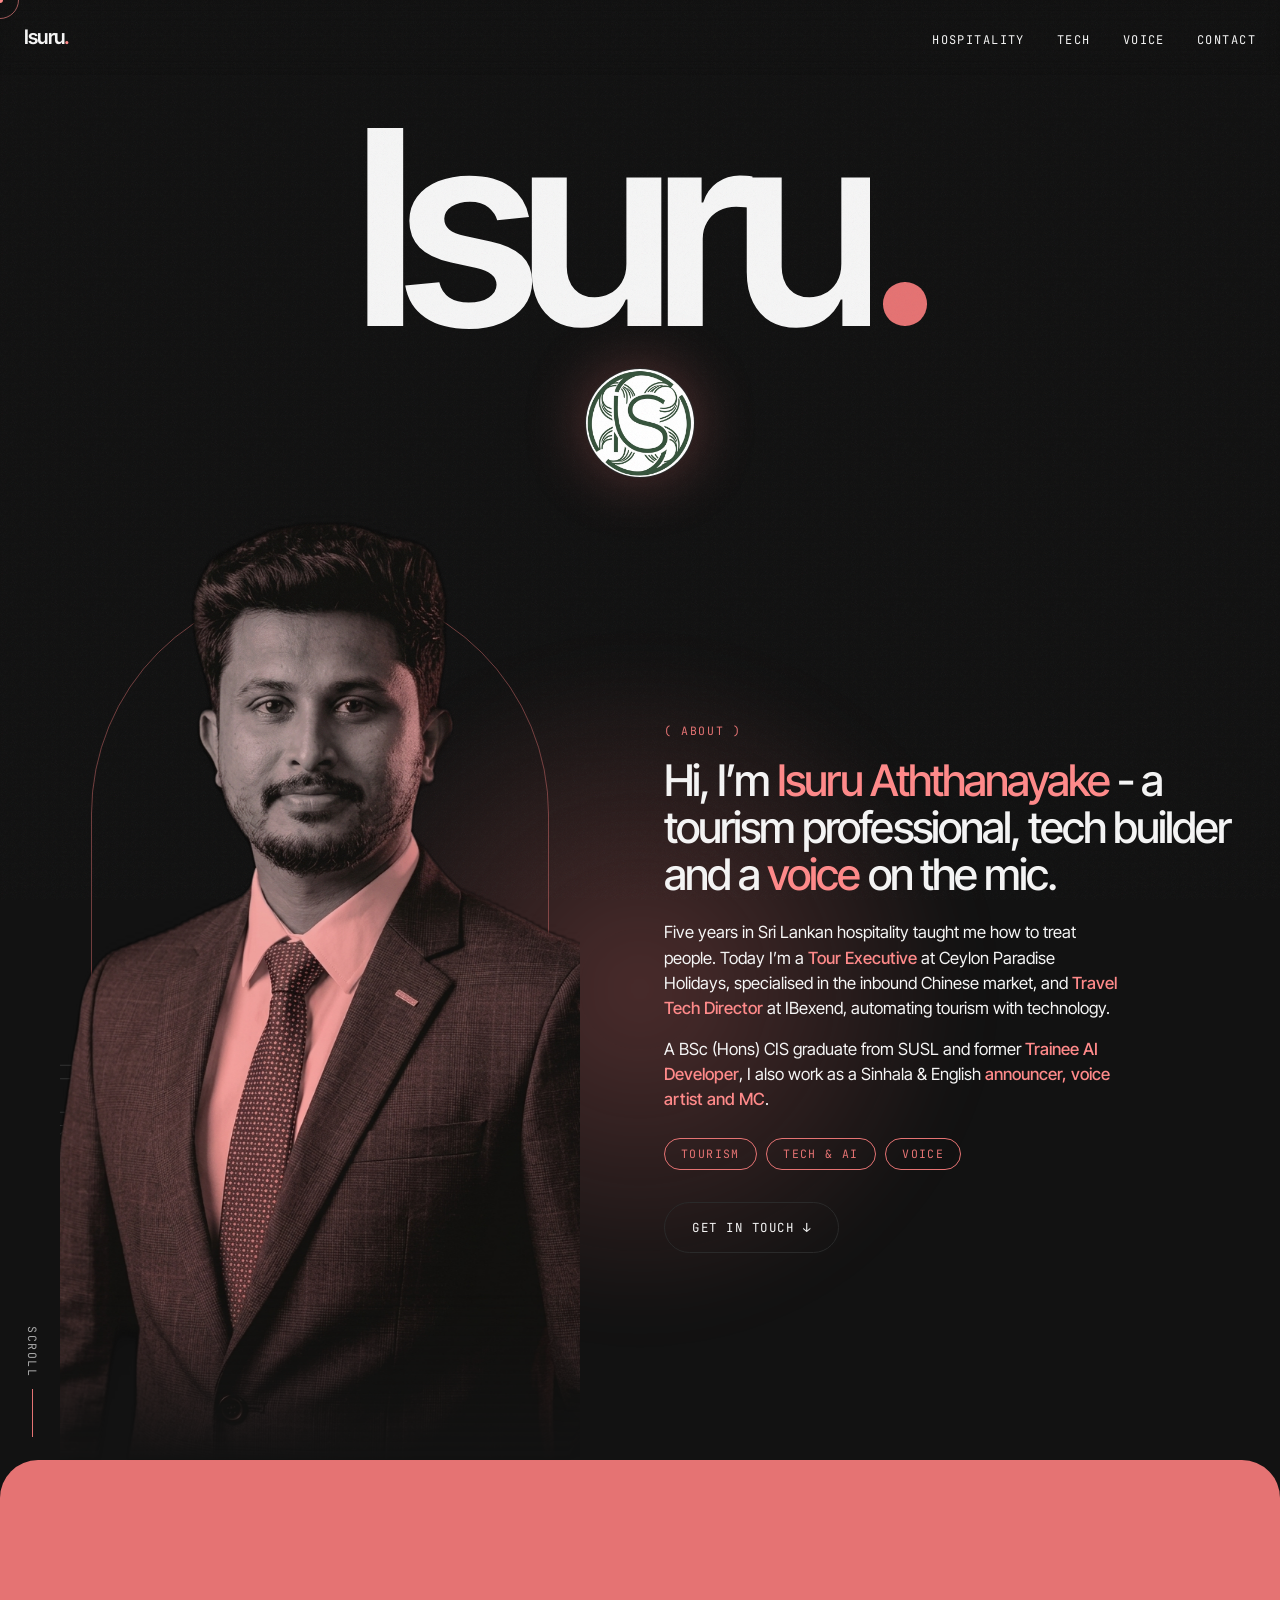
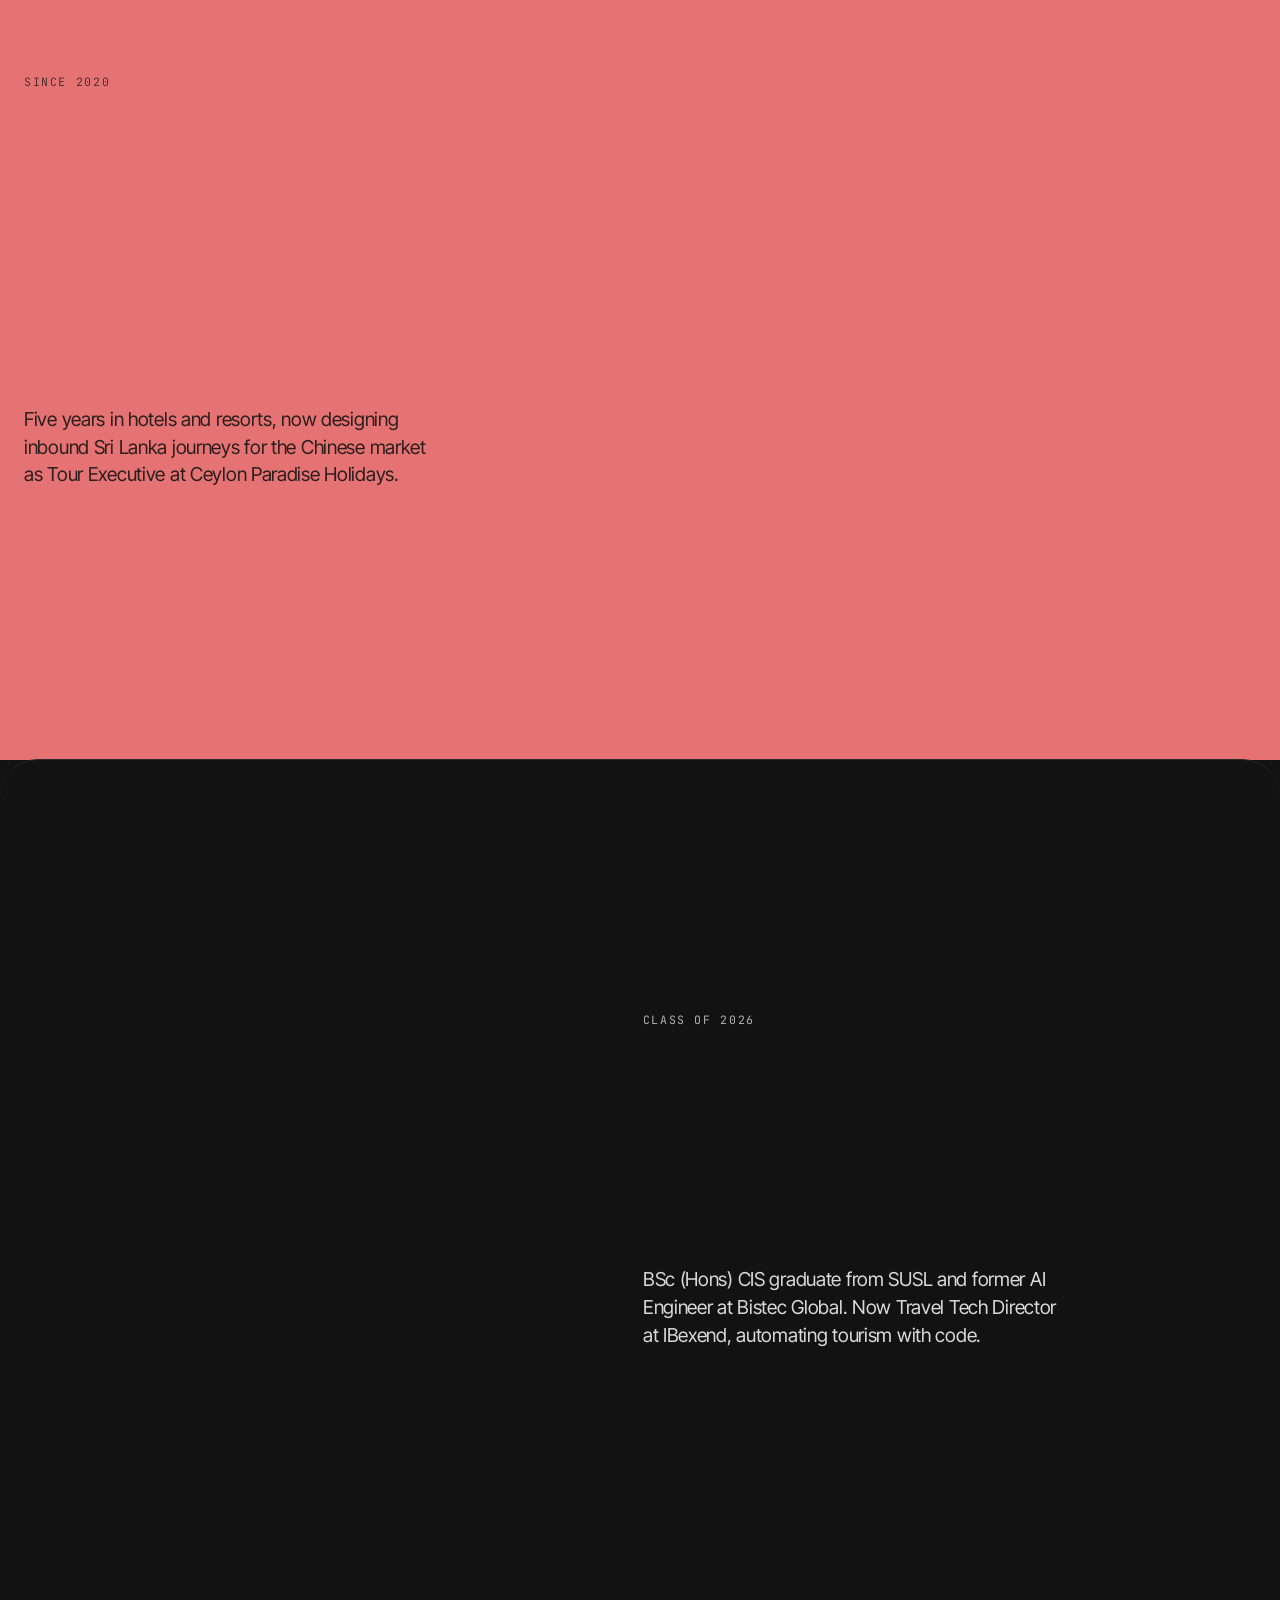
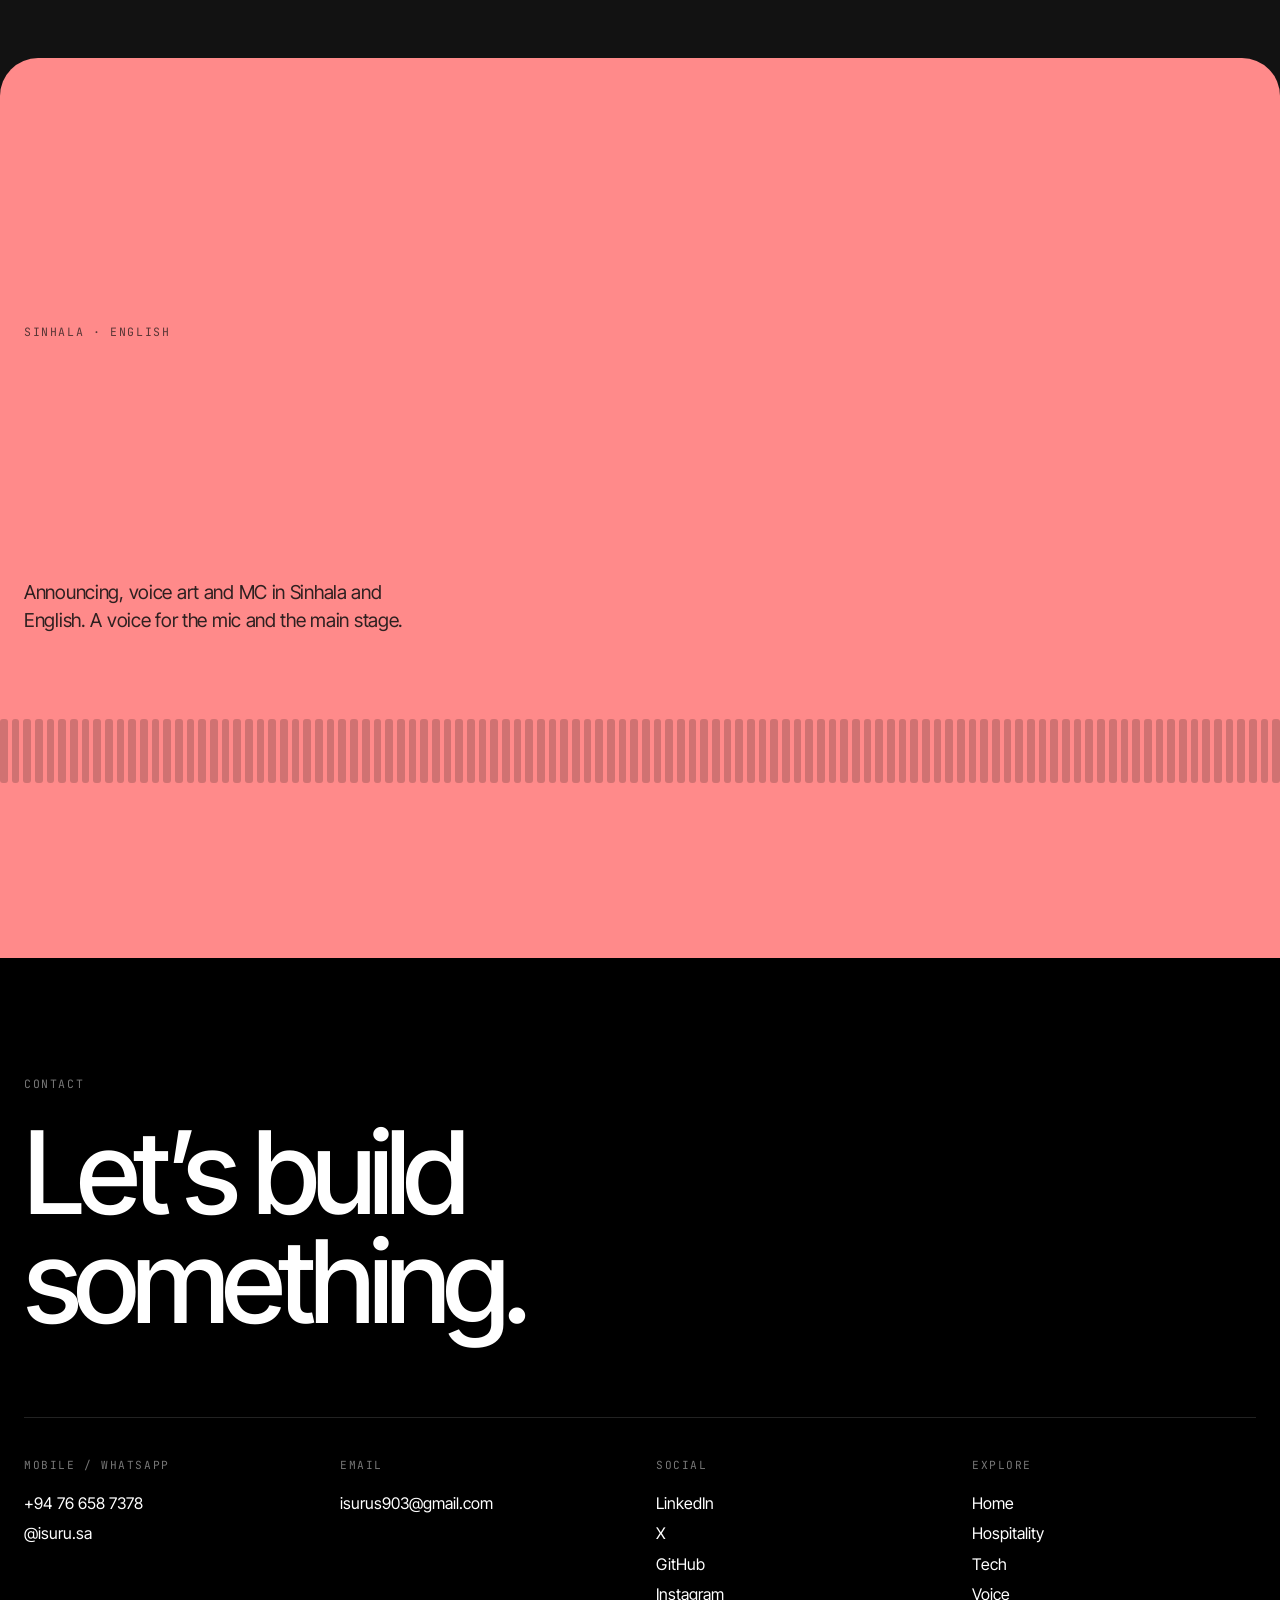
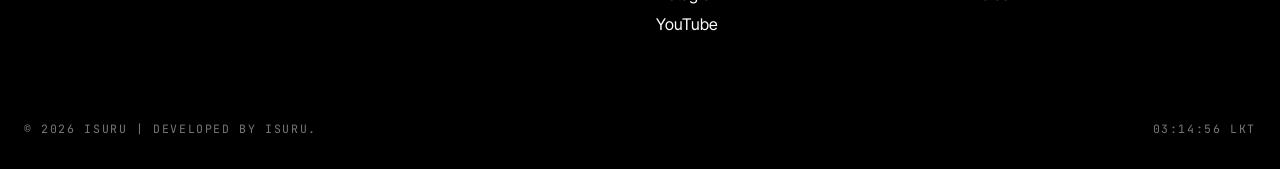
<file: index.html>
<!doctype html>
<html lang="en">
<head>
  <meta charset="utf-8">
  <meta name="viewport" content="width=device-width,initial-scale=1">
  <title>Isuru | Tourism, Tech & Voice</title>
  <meta name="description" content="Personal portfolio of Isuru: tourism and hospitality expert, tech enthusiast and voice artist from Sri Lanka.">
  <meta name="theme-color" content="#121212">
  <link rel="icon" href="img/logo-icon.png">
  
  <!-- Fonts & Styles -->
  <link rel="preconnect" href="https://fonts.googleapis.com">
  <link rel="preconnect" href="https://fonts.gstatic.com" crossorigin>
  <link href="https://fonts.googleapis.com/css2?family=Inter+Tight:wght@400;500;600&family=JetBrains+Mono:wght@400;500&display=swap" rel="stylesheet">
  <link rel="stylesheet" href="css/style.css">

<!-- Open Graph / Social Media Snippets -->
  <meta property="og:type" content="website">
  <meta property="og:url" content="https://helloisuru.vercel.app/">
  <meta property="og:title" content="Isuru | Tourism, Tech & Voice">
  <meta property="og:description" content="Personal portfolio of Isuru: tourism and hospitality expert, travel tech director, and voice artist from Sri Lanka.">
  <meta property="og:image" content="https://helloisuru.vercel.app/img/logo-icon.png">

  <!-- Twitter Card Snippets -->
  <meta name="twitter:card" content="summary_large_image">
  <meta name="twitter:title" content="Isuru | Tourism, Tech & Voice">
  <meta name="twitter:description" content="Personal portfolio of Isuru: tourism and hospitality expert, travel tech director, and voice artist from Sri Lanka.">
  <meta name="twitter:image" content="https://helloisuru.vercel.app/img/logo-icon.png">

  <!-- JSON-LD Structured Data for Google Sitelinks & Rich Search -->
  <script type="application/ld+json">
  {
    "@context": "https://schema.org",
    "@graph": [
      {
        "@type": "WebSite",
        "@id": "https://helloisuru.vercel.app/#website",
        "url": "https://helloisuru.vercel.app/",
        "name": "Isuru Portfolio",
        "description": "Tourism, Tech & Voice Portfolio of Isuru",
        "publisher": {
          "@type": "Person",
          "name": "Isuru Sampath Aththanayake",
          "jobTitle": "Travel Tech Director & Tourism Professional",
          "url": "https://helloisuru.vercel.app/",
          "sameAs": [
            "https://www.linkedin.com/in/isuru-aththanayake-7a70ab220/",
            "https://github.com/isuru963",
            "https://x.com/isuru_99",
            "https://instagram.com/isuru.s.a"
          ]
        },
        "hasPart": [
          {
            "@type": "WebPage",
            "name": "Hospitality & Tourism",
            "url": "https://helloisuru.vercel.app/hospitality.html"
          },
          {
            "@type": "WebPage",
            "name": "Travel Tech",
            "url": "https://helloisuru.vercel.app/tech.html"
          },
          {
            "@type": "WebPage",
            "name": "Voice Artist",
            "url": "https://helloisuru.vercel.app/voice.html"
          }
        ]
      },
      {
        "@type": "SiteNavigationElement",
        "name": "Hospitality",
        "url": "https://helloisuru.vercel.app/hospitality.html"
      },
      {
        "@type": "SiteNavigationElement",
        "name": "Tech",
        "url": "https://helloisuru.vercel.app/tech.html"
      },
      {
        "@type": "SiteNavigationElement",
        "name": "Voice",
        "url": "https://helloisuru.vercel.app/voice.html"
      }
    ]
  }
  </script>
</head>
<body>
<div id="bar"></div>
<div class="cur"></div>
<div class="ring"><small></small></div>
<div id="curtain"><div><b>Isuru<span style="color:var(--red)">.</span></b><i></i></div></div>

<nav class="top">
  <div class="wrap">
    <a href="index.html" class="brand-n">Isuru<em>.</em></a>
    <ul>
      <li><a class="l" href="hospitality.html">Hospitality</a></li>
      <li><a class="l" href="tech.html">Tech</a></li>
      <li><a class="l" href="voice.html">Voice</a></li>
      <li><a class="l" href="#contact">Contact</a></li>
    </ul>
  </div>
</nav>

<main>
  <section class="hero">
    <h1 data-split class="auto">Isuru<span class="dotc"></span></h1>
    <img class="icon rv" style="--d:.5s" src="img/logo-icon.png" alt="Isuru logo icon">
    
    <div class="hero-row">
      <div class="portrait rv" style="--d:.8s">
        <img src="img/head-cutout.png" alt="Portrait of Isuru">
      </div>
      <div class="bio">
        <span class="mono rv" style="color:var(--red)">( About )</span>
        <h2 class="rv" style="--d:.1s">Hi, I’m <em>Isuru Aththanayake</em> - a tourism professional, tech builder and a <em>voice</em> on the mic.</h2>
        <p class="rv" style="--d:.2s">Five years in Sri Lankan hospitality taught me how to treat people. Today I’m a <b>Tour Executive</b> at Ceylon Paradise Holidays, specialised in the inbound Chinese market, and <b>Travel Tech Director</b> at IBexend, automating tourism with technology.</p>
        <p class="rv" style="--d:.3s">A BSc (Hons) CIS graduate from SUSL and former <b>Trainee AI Developer</b>, I also work as a Sinhala &amp; English <b>announcer, voice artist and MC</b>.</p>
        <div class="chips rv" style="--d:.4s">
          <span>Tourism</span>
          <span>Tech &amp; AI</span>
          <span>Voice</span>
        </div>
        <a class="btn rv" style="--d:.5s" href="#contact" data-cur="">Get in touch ↓</a>
      </div>
    </div>
    <span class="scroll mono">Scroll</span>
  </section>

  <section class="stack">
    <a class="band red l0" href="hospitality.html" data-cur="OPEN" data-dk="1" aria-label="Hospitality & Tourism Services">
      <canvas class="live" data-live="plane" data-ink="#F5F5F5" data-cloud="rgba(255,255,255,.22)"></canvas>
      <div class="bin">
        <div class="txt">
          <span class="mono rv">Since 2020</span>
          <h2 data-split>Tourism &amp;<br>Hospitality<br>Expert</h2>
          <p class="rv" style="--d:.15s">Five years in hotels and resorts, now designing inbound Sri Lanka journeys for the Chinese market as Tour Executive at Ceylon Paradise Holidays.</p>
          <span class="go rv" style="--d:.25s">
            <span class="arrow"><svg viewBox="0 0 16 16" fill="none" stroke="currentColor" stroke-width="1.5"><path d="M2 8h12M9 3l5 5-5 5"/></svg></span>Explore
          </span>
        </div>
        <div class="fig rv" style="--d:.1s">
          <img src="img/isa1.jpg" alt="Isuru Hospitality Experience" style="object-position:50% 20%" loading="lazy">
        </div>
      </div>
    </a>

    <a class="band blk l" href="tech.html" data-cur="OPEN" aria-label="Travel Tech & Software Services">
      <canvas class="live" data-live="binary" data-ink="#E57373"></canvas>
      <div class="bin">
        <div class="txt">
          <span class="mono rv">Class of 2026</span>
          <h2 data-split>Tech<br>Enthusiast</h2>
          <p class="rv" style="--d:.15s">BSc (Hons) CIS graduate from SUSL and former AI Engineer at Bistec Global. Now Travel Tech Director at IBexend, automating tourism with code.</p>
          <span class="go rv" style="--d:.25s">
            <span class="arrow"><svg viewBox="0 0 16 16" fill="none" stroke="currentColor" stroke-width="1.5"><path d="M2 8h12M9 3l5 5-5 5"/></svg></span>Explore
          </span>
        </div>
        <div class="fig rv" style="--d:.1s">
          <img src="img/graduate.jpg" alt="Isuru Graduation Photo" style="object-position:50% 25%" loading="lazy">
        </div>
      </div>
    </a>

    <a class="band cor" href="voice.html" data-cur="OPEN" data-dk="1" aria-label="Voice Artist and Announcer Portfolio">
      <div class="wave" data-react></div>
      <div class="bin">
        <div class="txt">
          <span class="mono rv">Sinhala · English</span>
          <h2 data-split>Voice<br>Artist</h2>
          <p class="rv" style="--d:.15s">Announcing, voice art and MC in Sinhala and English. A voice for the mic and the main stage.</p>
          <span class="go rv" style="--d:.25s">
            <span class="arrow"><svg viewBox="0 0 16 16" fill="none" stroke="currentColor" stroke-width="1.5"><path d="M2 8h12M9 3l5 5-5 5"/></svg></span>Explore
          </span>
        </div>
        <div class="fig rv" style="--d:.1s">
          <img src="img/announce.jpg" alt="Isuru Voice Art & MC" style="object-position:50% 30%" loading="lazy">
        </div>
      </div>
    </a>
  </section>
</main>

<footer id="contact">
  <div class="wrap">
    <span class="mono" style="color:#777">Contact</span>
    <a class="big" href="mailto:isurus903@gmail.com" data-cur="MAIL">Let’s build<br>something.</a>
    
    <div class="fg">
      <div>
        <h4>Mobile / WhatsApp</h4>
        <a href="https://wa.me/94766587378" target="_blank" rel="noopener">+94 76 658 7378</a>
        <a href="https://wa.me/94766587378" target="_blank" rel="noopener">@isuru.sa</a>
      </div>
      <div>
        <h4>Email</h4>
        <a href="mailto:isurus903@gmail.com">isurus903@gmail.com</a>
      </div>
      <div>
        <h4>Social</h4>
        <a href="https://www.linkedin.com/in/isuru-aththanayake-7a70ab220/" target="_blank" rel="noopener">LinkedIn</a>
        <a href="https://x.com/isuru_99" target="_blank" rel="noopener">X</a>
        <a href="https://github.com/isuru963" target="_blank" rel="noopener">GitHub</a>
        <a href="https://instagram.com/isuru.s.a" target="_blank" rel="noopener">Instagram</a>
        <a href="https://youtube.com/@isuru_speaks" target="_blank" rel="noopener">YouTube</a>
      </div>
      <div>
        <h4>Explore</h4>
        <a href="index.html">Home</a>
        <a href="hospitality.html">Hospitality</a>
        <a href="tech.html">Tech</a>
        <a href="voice.html">Voice</a>
      </div>
    </div>
    
    <div class="legal mono">
      <span>© 2026 Isuru | Developed by ISURU.</span>
      <span id="clock">Sri Lanka</span>
    </div>
  </div>
</footer>

<script src="js/main.js"></script>
</body>
</html>
</file>
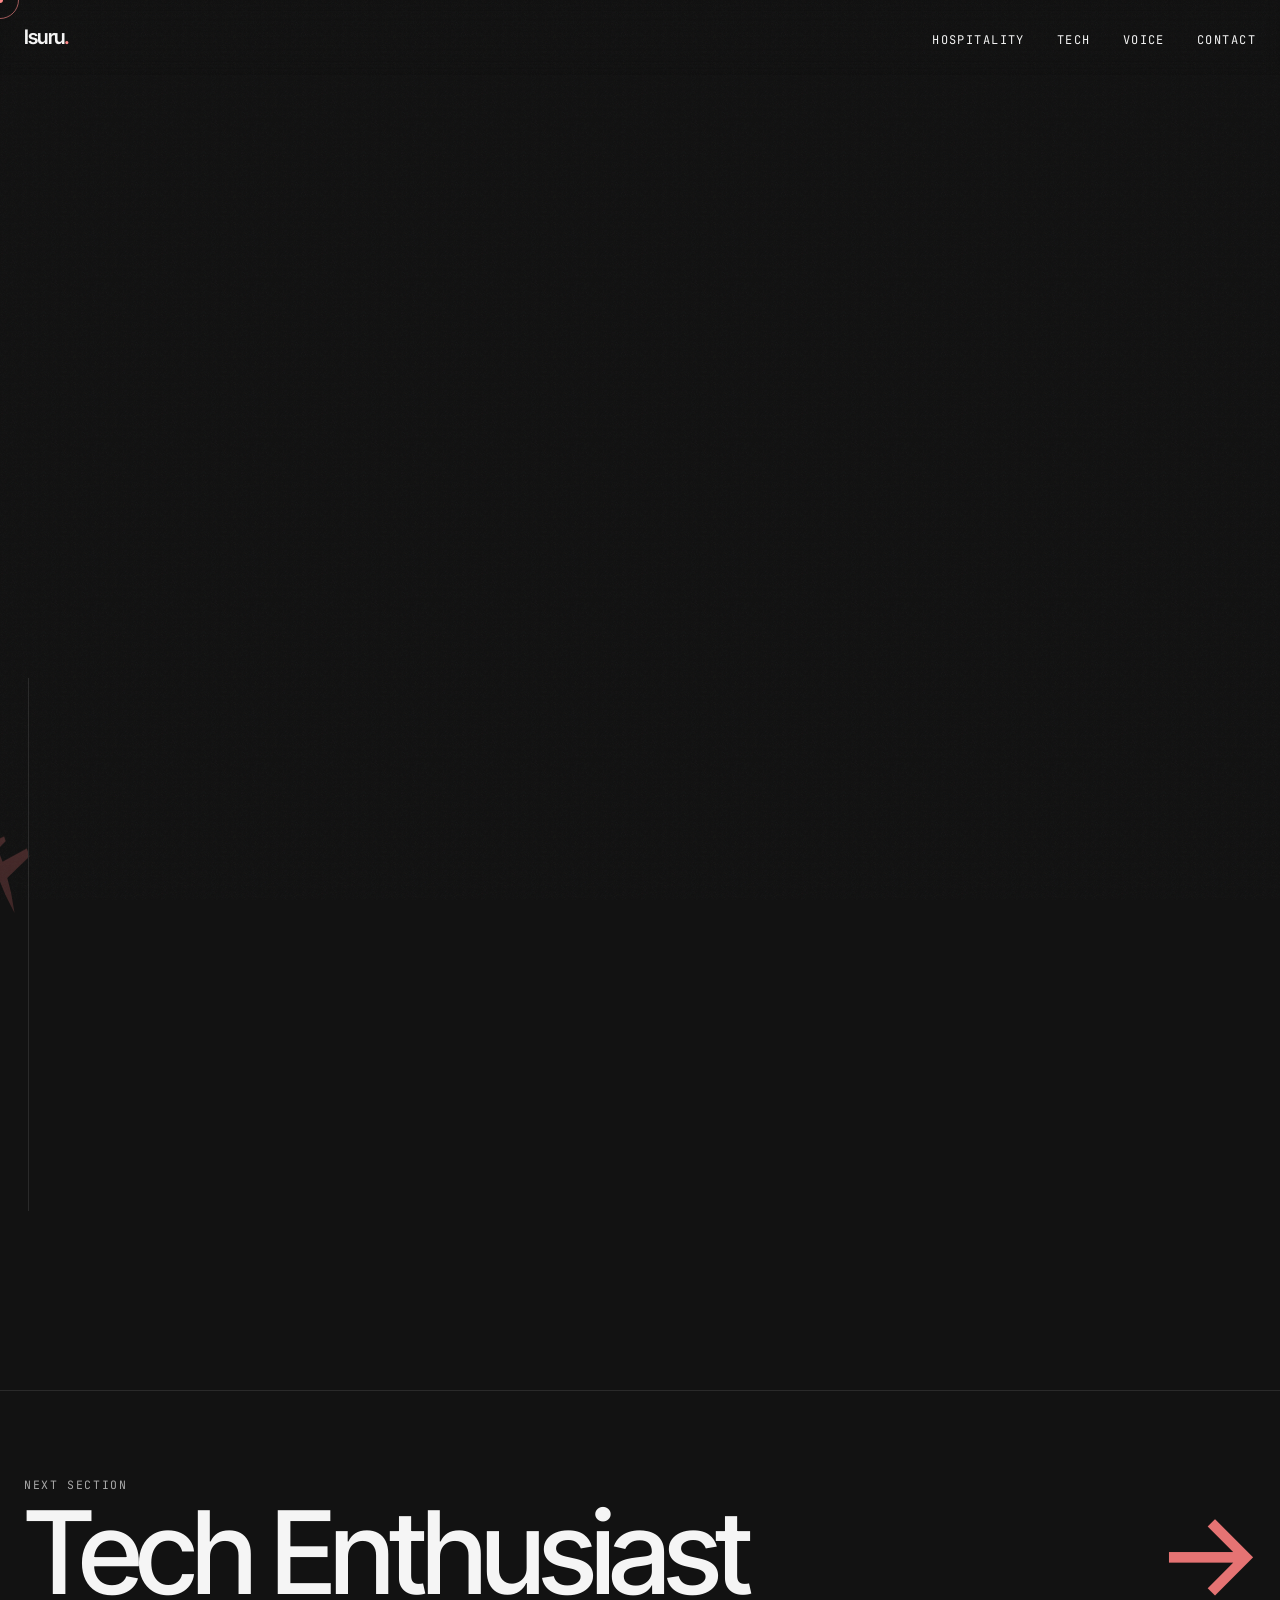
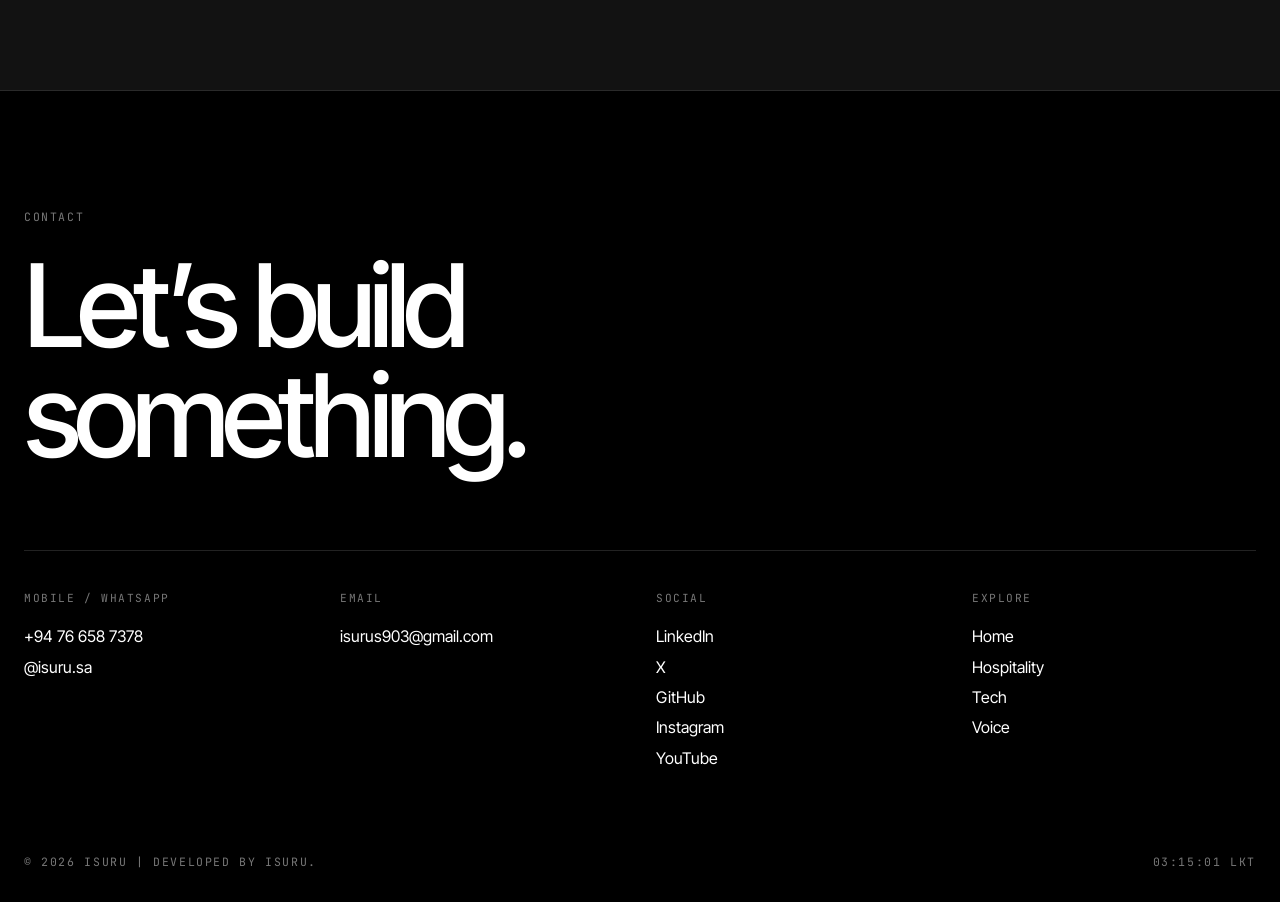
<file: hospitality.html>
<!doctype html><html lang="en"><head><meta charset="utf-8"><meta name="viewport" content="width=device-width,initial-scale=1">
<title>Isuru | Tourism & Hospitality</title><meta name="description" content="Expert in the <b>hotel and hospitality field</b> from 2020 to 2025."><meta name="theme-color" content="#121212">
<link rel="icon" href="img/logo-icon.png"><link rel="preconnect" href="https://fonts.googleapis.com"><link rel="preconnect" href="https://fonts.gstatic.com" crossorigin>
<link href="https://fonts.googleapis.com/css2?family=Inter+Tight:wght@400;500;600&family=JetBrains+Mono:wght@400;500&display=swap" rel="stylesheet">
<link rel="stylesheet" href="css/style.css"></head><body>
<div id="bar"></div><div class="cur"></div><div class="ring"><small></small></div>
<div id="curtain"><div><b>Isuru<span style="color:var(--red)">.</span></b><i></i></div></div>
<nav class="top"><div class="wrap"><a href="index.html" class="brand-n">Isuru<em>.</em></a><ul>
<li><a class="l" href="hospitality.html">Hospitality</a></li><li><a class="l" href="tech.html">Tech</a></li><li><a class="l" href="voice.html">Voice</a></li><li><a class="l" href="#contact">Contact</a></li></ul></div></nav>
<main>
<section class="subwrap"><canvas class="live sublive" data-live="plane" data-ink="#E57373"></canvas><div class="wrap sub flip"><div class="cover rv hospitality"><img src="img/isa1.jpg" alt="Tourism & Hospitality" style="object-position:50% 20%"></div>
<div><span class="mono rv">Tourism & Hospitality</span><h1 data-split class="auto">Tourism &amp; Hospitality <em>Expert</em></h1><p class="lead rv" style="--d:.3s">Expert in the <b>hotel and hospitality field</b> from 2020 to 2025.</p><div class="stats rv"><div><strong><span data-count="5">0</span></strong><span class="mono">Years in hotels</span></div><div><strong><span data-count="3">0</span></strong><span class="mono">Properties</span></div><div><strong><span data-count="2026">0</span></strong><span class="mono">Still working</span></div></div>
<ul class="tl"><li class="rv"><span class="mono">2020 — 2025</span><h3>Hotel &amp; Hospitality</h3><p>Hands-on hospitality experience across resorts and lodges.</p>
<div class="brands"><span class="b" data-cur=""><span class="lg"><i>SR</i><img src="img/logos/sennya.png" alt="Sennya Resorts logo" onerror="this.remove()"></span>Sennya Resorts</span><span class="b" data-cur=""><span class="lg"><i>BV</i><img src="img/logos/brookeview.png" alt="Brooke View Belihuloya logo" onerror="this.remove()"></span>Brooke View Belihuloya</span><span class="b" data-cur=""><span class="lg"><i>GL</i><img src="img/logos/galarawa.png" alt="Galarawa Lodge logo" onerror="this.remove()"></span>Galarawa Lodge</span></div></li>
<li class="rv"><span class="mono">2026 — Present</span><h3>Tour Executive</h3><p>Ceylon Paradise Holidays (PVT) Ltd. Specialized in the <b style="color:var(--tx);font-weight:500">Sri Lanka inbound Chinese market</b>.</p>
<div class="brands"><span class="b" data-cur=""><span class="lg"><i>CP</i><img src="img/logos/ceylon-paradise.png" alt="Ceylon Paradise Holidays logo" onerror="this.remove()"></span>Ceylon Paradise Holidays</span></div></li></ul>
<a class="btn rv" href="index.html" data-cur="">← Back home</a></div></div></section>
<a class="next" href="tech.html" data-cur="NEXT"><div class="wrap"><span class="mono">Next section</span><div class="h2"><b style="font-weight:500">Tech Enthusiast</b><span>→</span></div></div></a></main><footer id="contact"><div class="wrap">
<span class="mono" style="color:#777">Contact</span>
<a class="big" href="mailto:isurus903@gmail.com" data-cur="MAIL">Let’s build<br>something.</a>
<div class="fg">
<div><h4>Mobile / WhatsApp</h4><a href="https://wa.me/94766587378" target="_blank" rel="noopener">+94 76 658 7378</a><a href="https://wa.me/94766587378" target="_blank" rel="noopener">@isuru.sa</a></div>
<div><h4>Email</h4><a href="mailto:isurus903@gmail.com">isurus903@gmail.com</a></div>
<div><h4>Social</h4><a href="https://www.linkedin.com/in/isuru-aththanayake-7a70ab220/" target="_blank" rel="noopener">LinkedIn</a><a href="https://x.com/isuru_99" target="_blank" rel="noopener">X</a><a href="https://github.com/isuru963" target="_blank" rel="noopener">GitHub</a><a href="https://instagram.com/isuru.s.a" target="_blank" rel="noopener">Instagram <a href="https://youtube.com/@isuru_speaks" target="_blank" rel="noopener">YouTube</a> </a></div>
<div><h4>Explore</h4><a href="index.html">Home</a><a href="hospitality.html">Hospitality</a><a href="tech.html">Tech</a><a href="voice.html">Voice</a></div></div>
<div class="legal mono"><span>© 2026 Isuru | Developed by ISURU.</span><span id="clock">Sri Lanka</span></div></div></footer>
<script src="js/main.js"></script></body></html>
</file>
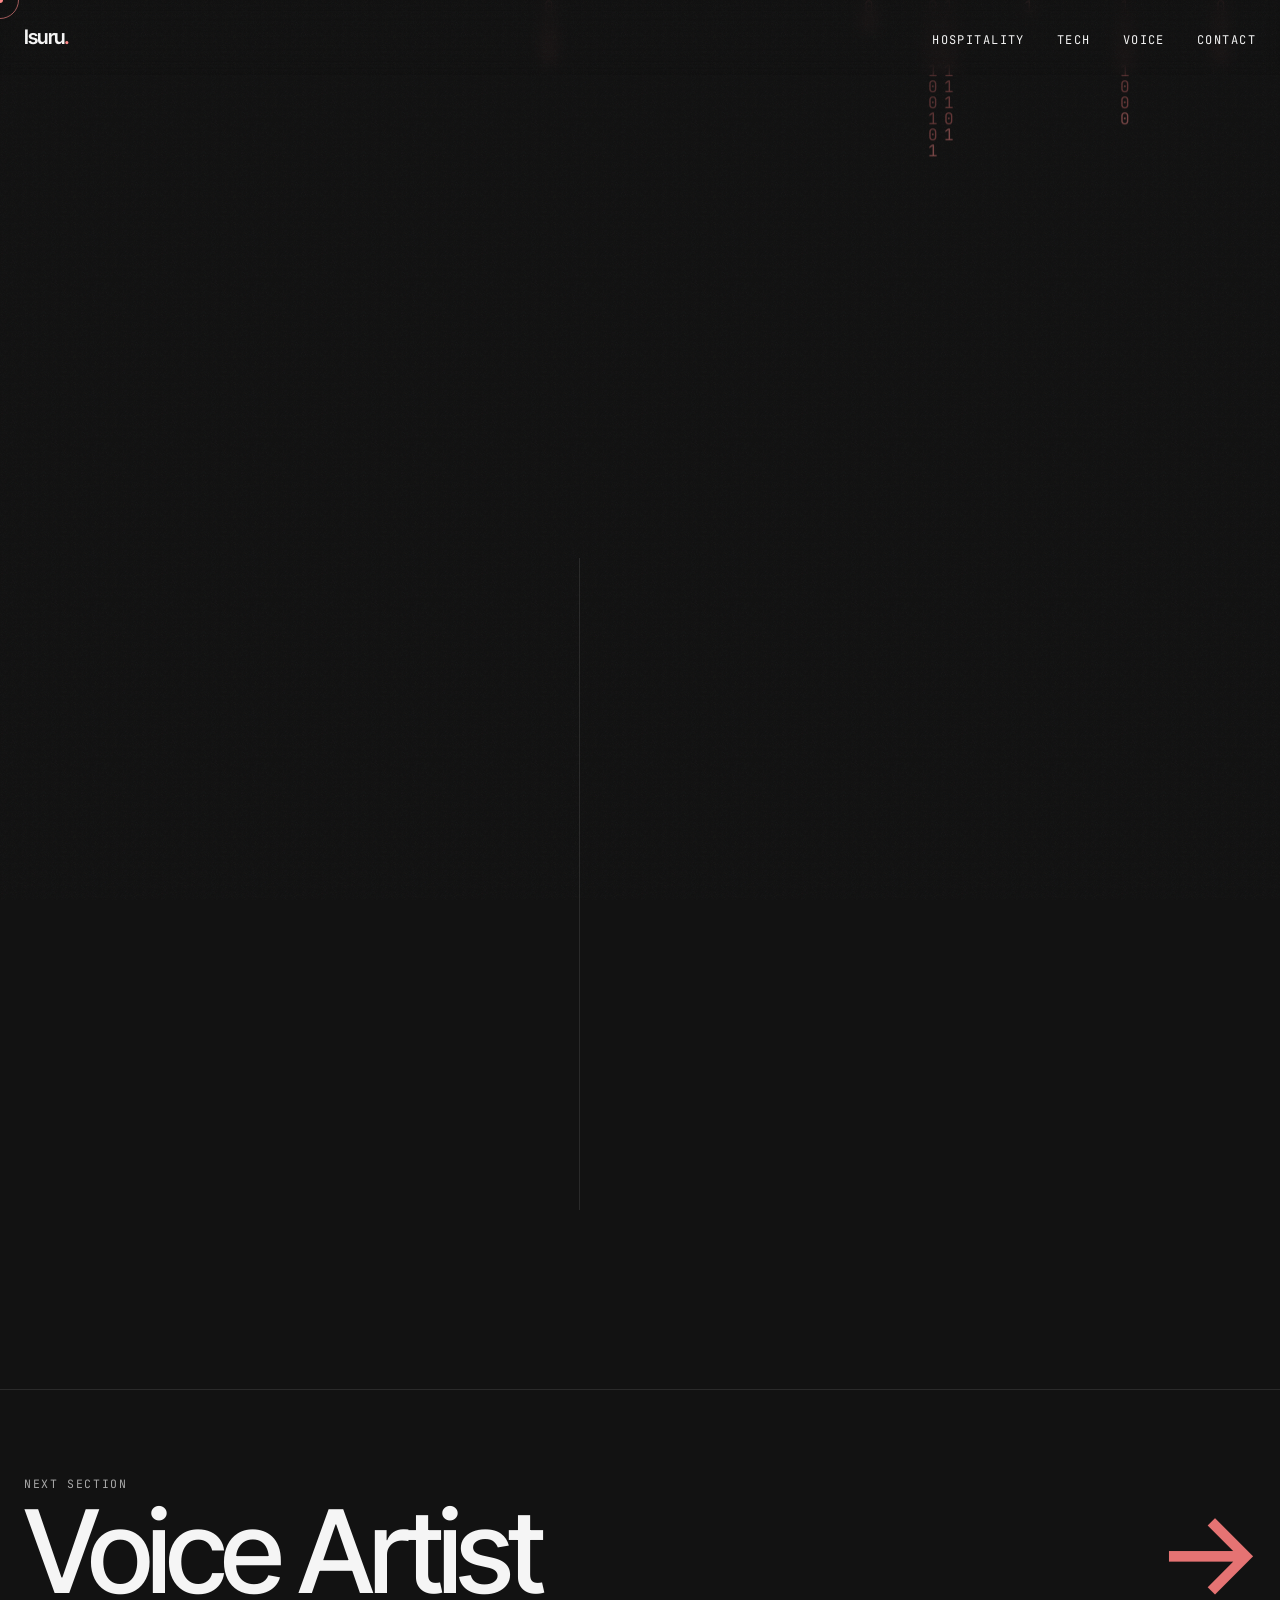
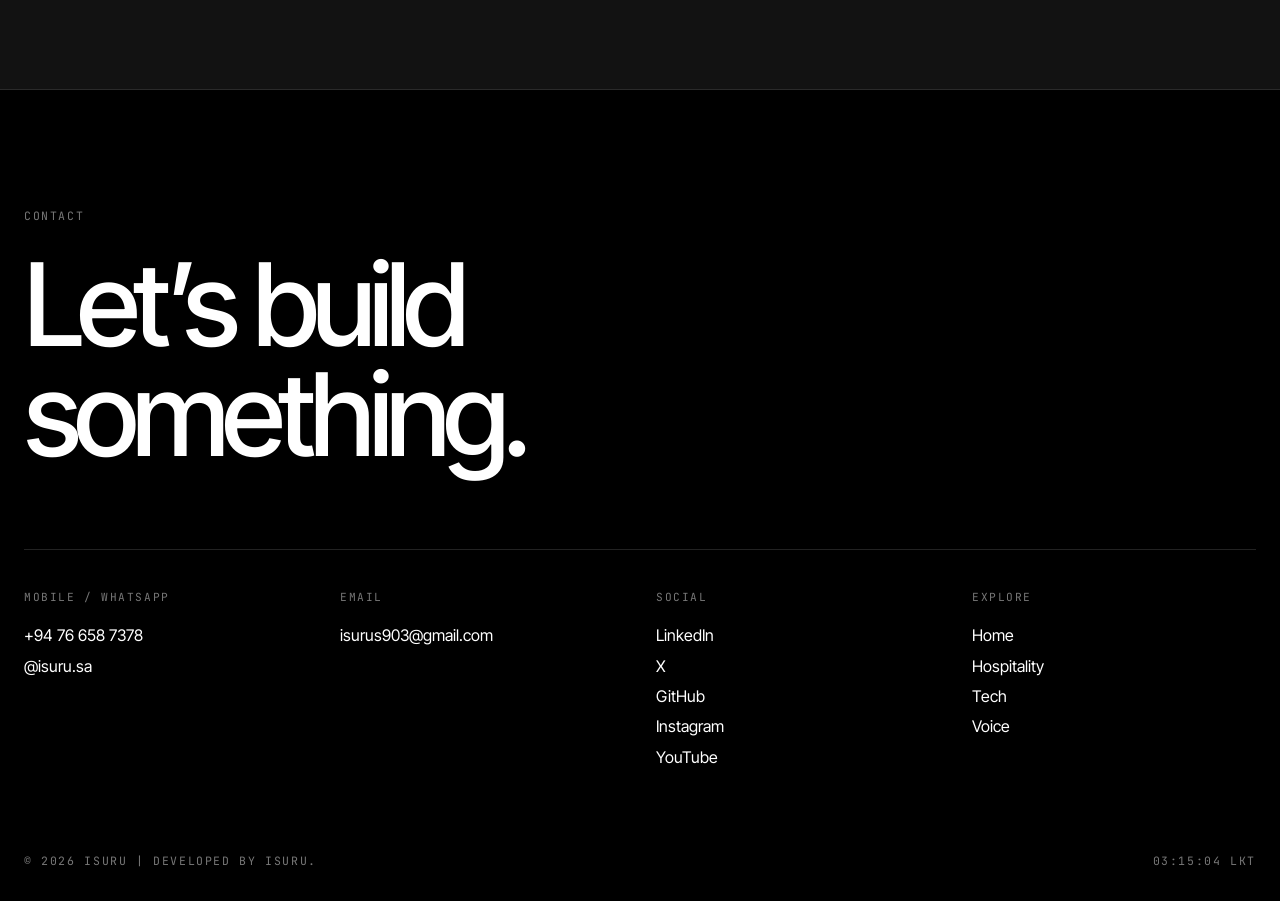
<file: tech.html>
<!doctype html><html lang="en"><head><meta charset="utf-8"><meta name="viewport" content="width=device-width,initial-scale=1">
<title>Isuru | Tech Enthusiast</title><meta name="description" content="Graduated <b>BSc. Hons in CIS</b> at SUSL, 2026."><meta name="theme-color" content="#121212">
<link rel="icon" href="img/logo-icon.png"><link rel="preconnect" href="https://fonts.googleapis.com"><link rel="preconnect" href="https://fonts.gstatic.com" crossorigin>
<link href="https://fonts.googleapis.com/css2?family=Inter+Tight:wght@400;500;600&family=JetBrains+Mono:wght@400;500&display=swap" rel="stylesheet">
<link rel="stylesheet" href="css/style.css"></head><body>
<div id="bar"></div><div class="cur"></div><div class="ring"><small></small></div>
<div id="curtain"><div><b>Isuru<span style="color:var(--red)">.</span></b><i></i></div></div>
<nav class="top"><div class="wrap"><a href="index.html" class="brand-n">Isuru<em>.</em></a><ul>
<li><a class="l" href="hospitality.html">Hospitality</a></li><li><a class="l" href="tech.html">Tech</a></li><li><a class="l" href="voice.html">Voice</a></li><li><a class="l" href="#contact">Contact</a></li></ul></div></nav>
<main>
<section class="subwrap"><canvas class="live sublive" data-live="binary" data-ink="#E57373"></canvas><div class="wrap sub"><div class="cover rv tech"><img src="img/graduate.jpg" alt="Tech Enthusiast" style="object-position:50% 25%"></div>
<div><span class="mono rv">Tech Enthusiast</span><h1 data-split class="auto">Tech <em>Enthusiast</em></h1><p class="lead rv" style="--d:.3s">Graduated <b>BSc. Hons in CIS</b> at SUSL, 2026.</p><div class="stats rv"><div><strong><span data-count="2026">0</span></strong><span class="mono">Graduated</span></div><div><strong><span data-count="2">0</span></strong><span class="mono">Tech roles</span></div><div><strong><span data-count="1">0</span></strong><span class="mono">Mission: Tourism × AI</span></div></div>
<ul class="tl"><li class="rv"><span class="mono">Education · 2026</span><h3>BSc. Hons in CIS</h3><p>Sabaragamuwa University of Sri Lanka (SUSL).</p></li>
<li class="rv"><span class="mono">Industry experience</span><h3>Trainee AI Developr</h3><p>Bistec Global (PVT) Ltd.</p><div class="brands"><span class="b" data-cur=""><span class="lg"><i>BG</i><img src="img/logos/bistec.png" alt="Bistec Global (PVT) Ltd logo" onerror="this.remove()"></span>Bistec Global (PVT) Ltd</span></div></li>
<li class="rv"><span class="mono">Currently</span><h3>Travel Tech Director</h3><p>At IBexend — automating and introducing technology to the tourism industry.</p><div class="brands"><span class="b" data-cur=""><span class="lg"><i>IB</i><img src="img/logos/ibexend.png" alt="IBexend logo" onerror="this.remove()"></span>IBexend</span></div><div class="flight"><svg viewBox="-1.3 -1 2.4 2" aria-hidden="true"><polygon points="1.1,0 .5,-.09 .05,-.12 -.35,-.95 -.6,-.95 -.45,-.14 -.85,-.12 -1,-.42 -1.15,-.42 -1.1,-.06 -1.15,0 -1.1,.06 -1.15,.42 -1,.42 -.85,.12 -.45,.14 -.6,.95 -.35,.95 .05,.12 .5,.09"/></svg></div></li></ul>
<a class="btn rv" href="https://github.com/isuru963" target="_blank" rel="noopener" data-cur="">GitHub ↗</a> 
<a class="btn rv" href="index.html" data-cur="">← Back home</a></div></div></section>
<a class="next" href="voice.html" data-cur="NEXT"><div class="wrap"><span class="mono">Next section</span><div class="h2"><b style="font-weight:500">Voice Artist</b><span>→</span></div></div></a></main><footer id="contact"><div class="wrap">
<span class="mono" style="color:#777">Contact</span>
<a class="big" href="mailto:isurus903@gmail.com" data-cur="MAIL">Let’s build<br>something.</a>
<div class="fg">
<div><h4>Mobile / WhatsApp</h4><a href="https://wa.me/94766587378" target="_blank" rel="noopener">+94 76 658 7378</a><a href="https://wa.me/94766587378" target="_blank" rel="noopener">@isuru.sa</a></div>
<div><h4>Email</h4><a href="mailto:isurus903@gmail.com">isurus903@gmail.com</a></div>
<div><h4>Social</h4><a href="https://www.linkedin.com/in/isuru-aththanayake-7a70ab220/" target="_blank" rel="noopener">LinkedIn</a><a href="https://x.com/isuru_99" target="_blank" rel="noopener">X</a><a href="https://github.com/isuru963" target="_blank" rel="noopener">GitHub</a><a href="https://instagram.com/isuru.s.a" target="_blank" rel="noopener">Instagram <a href="https://youtube.com/@isuru_speaks" target="_blank" rel="noopener">YouTube</a></a></div>
<div><h4>Explore</h4><a href="index.html">Home</a><a href="hospitality.html">Hospitality</a><a href="tech.html">Tech</a><a href="voice.html">Voice</a></div></div>
<div class="legal mono"><span>© 2026 Isuru | Developed by ISURU.</span><span id="clock">Sri Lanka</span></div></div></footer>
<script src="js/main.js"></script></body></html>
</file>
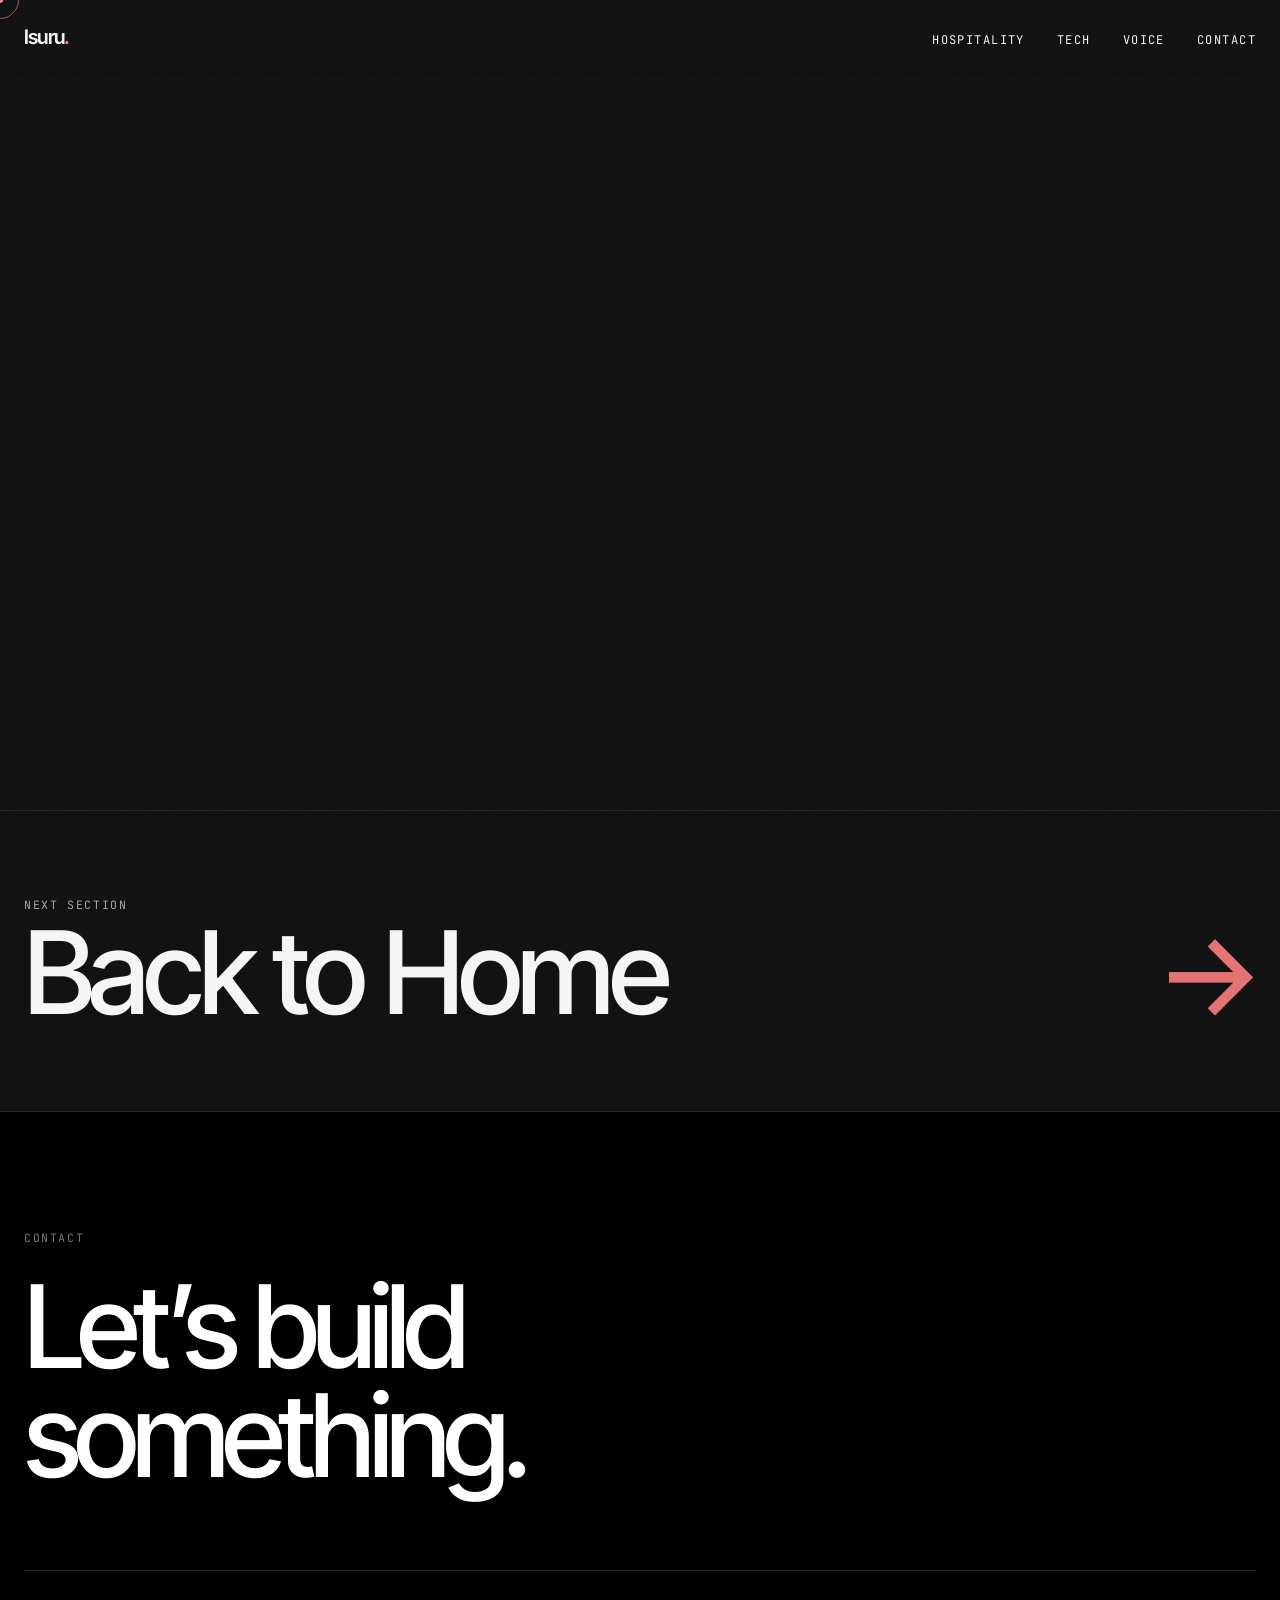
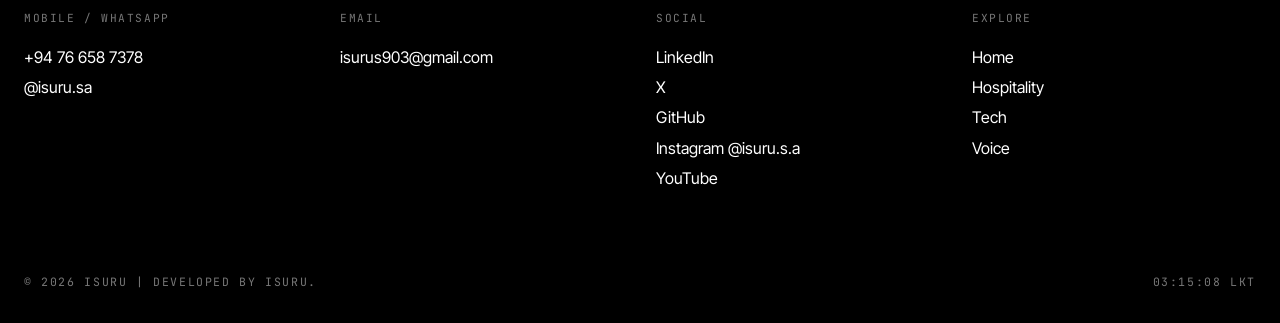
<file: voice.html>
<!doctype html><html lang="en"><head><meta charset="utf-8"><meta name="viewport" content="width=device-width,initial-scale=1">
<title>Isuru | Voice Artist</title><meta name="description" content="Sinhala &amp; English <b>announcing, voice art and MC</b>."><meta name="theme-color" content="#121212">
<link rel="icon" href="img/logo-icon.png"><link rel="preconnect" href="https://fonts.googleapis.com"><link rel="preconnect" href="https://fonts.gstatic.com" crossorigin>
<link href="https://fonts.googleapis.com/css2?family=Inter+Tight:wght@400;500;600&family=JetBrains+Mono:wght@400;500&display=swap" rel="stylesheet">
<link rel="stylesheet" href="css/style.css"></head><body>
<div id="bar"></div><div class="cur"></div><div class="ring"><small></small></div>
<div id="curtain"><div><b>Isuru<span style="color:var(--red)">.</span></b><i></i></div></div>
<nav class="top"><div class="wrap"><a href="index.html" class="brand-n">Isuru<em>.</em></a><ul>
<li><a class="l" href="hospitality.html">Hospitality</a></li><li><a class="l" href="tech.html">Tech</a></li><li><a class="l" href="voice.html">Voice</a></li><li><a class="l" href="#contact">Contact</a></li></ul></div></nav>
<main>
<section class="subwrap"><div class="wrap sub flip"><div class="cover rv voice"><img src="img/announce.jpg" alt="Voice Artist" style="object-position:50% 30%"></div>
<div><span class="mono rv">Voice Artist</span><h1 data-split class="auto">Voice <em>Artist</em></h1><p class="lead rv" style="--d:.3s">Sinhala &amp; English <b>announcing, voice art and MC</b>.</p><div class="wave rv" data-react></div><div class="grid3">
<div class="tile rv"><span class="mono">01</span><h3>Announcing</h3><p>Sinhala &amp; English announcements with clarity and presence.</p></div>
<div class="tile rv" style="--d:.1s"><span class="mono">02</span><h3>Voice Art</h3><p>Expressive voice work in two languages.</p></div>
<div class="tile rv" style="--d:.2s"><span class="mono">03</span><h3>MC</h3><p>Hosting live stages and events, bilingual.</p></div></div>
<a class="btn rv" href="index.html" data-cur="">← Back home</a></div></div></section>
<a class="next" href="index.html" data-cur="NEXT"><div class="wrap"><span class="mono">Next section</span><div class="h2"><b style="font-weight:500">Back to Home</b><span>→</span></div></div></a></main><footer id="contact"><div class="wrap">
<span class="mono" style="color:#777">Contact</span>
<a class="big" href="mailto:isurus903@gmail.com" data-cur="MAIL">Let’s build<br>something.</a>
<div class="fg">
<div><h4>Mobile / WhatsApp</h4><a href="https://wa.me/94766587378" target="_blank" rel="noopener">+94 76 658 7378</a><a href="https://wa.me/94766587378" target="_blank" rel="noopener">@isuru.sa</a></div>
<div><h4>Email</h4><a href="mailto:isurus903@gmail.com">isurus903@gmail.com</a></div>
<div><h4>Social</h4><a href="https://www.linkedin.com/in/isuru-aththanayake-7a70ab220/" target="_blank" rel="noopener">LinkedIn</a><a href="https://x.com/isuru_99" target="_blank" rel="noopener">X</a><a href="https://github.com/isuru963" target="_blank" rel="noopener">GitHub</a><a href="https://instagram.com/isuru.s.a" target="_blank" rel="noopener">Instagram @isuru.s.a <a href="https://youtube.com/@isuru_speaks" target="_blank" rel="noopener">YouTube</a></a></div>
<div><h4>Explore</h4><a href="index.html">Home</a><a href="hospitality.html">Hospitality</a><a href="tech.html">Tech</a><a href="voice.html">Voice</a></div></div>
<div class="legal mono"><span>© 2026 Isuru | Developed by ISURU.</span><span id="clock">Sri Lanka</span></div></div></footer>
<script src="js/main.js"></script></body></html>
</file>
<file: css/style.css>
:root{--bg:#121212;--bg2:#1A1A1A;--red:#E57373;--coral:#FF8A8A;--tx:#F5F5F5;--mute:#A8A8A8;--line:#2A2A2A;--ease:cubic-bezier(.7,0,.2,1);--f:'Inter Tight','Helvetica Neue',Arial,sans-serif;--m:'JetBrains Mono',ui-monospace,Menlo,monospace}
*{box-sizing:border-box;margin:0;padding:0}
html{scroll-behavior:smooth;-webkit-text-size-adjust:100%}
body{background:var(--bg);color:var(--tx);font-family:var(--f);font-weight:400;line-height:1.5;overflow-x:hidden;-webkit-font-smoothing:antialiased}
a{color:inherit;text-decoration:none}img{display:block;max-width:100%}
::selection{background:var(--red);color:#000}
.mono{font-family:var(--m);font-size:.72rem;letter-spacing:.14em;text-transform:uppercase;color:var(--mute)}
.wrap{width:min(1240px,100% - 3rem);margin-inline:auto}
body::before{content:"";position:fixed;inset:0;z-index:90;pointer-events:none;opacity:.05;background-image:url("data:image/svg+xml,%3Csvg xmlns='http://www.w3.org/2000/svg' width='160' height='160'%3E%3Cfilter id='n'%3E%3CfeTurbulence baseFrequency='.9' numOctaves='2'/%3E%3C/filter%3E%3Crect width='100%25' height='100%25' filter='url(%23n)'/%3E%3C/svg%3E")}
#bar{position:fixed;top:0;left:0;height:2px;width:100%;background:linear-gradient(90deg,var(--red),var(--coral));transform-origin:0 50%;transform:scaleX(0);z-index:100}
.cur,.ring{position:fixed;top:0;left:0;pointer-events:none;z-index:120;border-radius:50%;display:none}
@media(pointer:fine){.cur,.ring{display:block}body,a,button{cursor:none}}
.cur{width:6px;height:6px;background:var(--coral);margin:-3px 0 0 -3px}
.ring{width:38px;height:38px;margin:-19px 0 0 -19px;border:1px solid rgba(255,138,138,.6);transition:width .3s var(--ease),height .3s var(--ease),margin .3s var(--ease),background .3s}
.ring.big{width:84px;height:84px;margin:-42px 0 0 -42px;background:rgba(229,115,115,.14)}
.ring small{position:absolute;inset:0;display:grid;place-items:center;font:500 .6rem var(--m);letter-spacing:.14em;color:var(--tx);opacity:0;transition:.3s}
.ring.big small{opacity:1}
#curtain{position:fixed;inset:0;background:#0b0b0b;z-index:110;display:grid;place-items:center;transform:translateY(0);transition:transform .9s var(--ease)}
#curtain.out{transform:translateY(-100%)}
#curtain b{font:500 clamp(3rem,10vw,7rem)/1 var(--f);letter-spacing:-.05em;color:var(--tx);display:block}
#curtain i{display:block;height:1px;background:var(--red);width:0;margin-top:1rem;transition:width 1s var(--ease)}
#curtain.go i{width:100%}
nav.top{position:fixed;inset:0 0 auto 0;z-index:60;padding:1.4rem 0;mix-blend-mode:difference}
nav.top .wrap{display:flex;justify-content:space-between;align-items:center}
.brand-n{font-weight:600;font-size:1.25rem;letter-spacing:-.04em}.brand-n em{color:var(--coral);font-style:normal}
nav ul{display:flex;gap:2rem;list-style:none}
nav a.l{font:.75rem var(--m);letter-spacing:.12em;text-transform:uppercase;position:relative;padding:.3rem 0}
nav a.l::after{content:"";position:absolute;left:0;bottom:0;height:1px;width:100%;background:currentColor;transform:scaleX(0);transform-origin:right;transition:transform .5s var(--ease)}
nav a.l:hover::after{transform:scaleX(1);transform-origin:left}
@media(max-width:720px){nav ul li:not(:last-child){display:none}}
.w{display:inline-block;overflow:hidden;vertical-align:top;padding-bottom:.12em;margin-bottom:-.12em}
.w>span{display:inline-block;transform:translateY(110%);transition:transform 1.1s var(--ease);transition-delay:calc(var(--i)*60ms + var(--base,0ms))}
.on .w>span,.w.on>span{transform:none}
.rv{opacity:0;transform:translateY(36px);transition:opacity 1s var(--ease),transform 1s var(--ease);transition-delay:var(--d,0s)}
.rv.on{opacity:1;transform:none}
.hero{min-height:100svh;padding-top:7rem;text-align:center;position:relative;overflow:hidden;display:flex;flex-direction:column;align-items:center}
.hero::before{content:"";position:absolute;width:80vmin;height:80vmin;left:50%;top:48%;transform:translate(-50%,-10%);background:radial-gradient(circle,rgba(229,115,115,.28),transparent 65%);filter:blur(30px);animation:pulse 7s ease-in-out infinite}
@keyframes pulse{50%{opacity:.55;transform:translate(-50%,-10%) scale(1.15)}}
.hero h1{font-weight:600;font-size:clamp(5.5rem,22vw,17rem);letter-spacing:-.07em;line-height:.85;position:relative;z-index:2}
.hero h1 .dot{color:var(--red)}
.icon{width:clamp(72px,9vw,108px);aspect-ratio:1;border-radius:50%;margin:1.6rem auto 0;position:relative;z-index:3;box-shadow:0 0 0 1px var(--line),0 0 60px rgba(229,115,115,.35);animation:spin 40s linear infinite paused}
.icon:hover{animation-play-state:running}
@keyframes spin{to{transform:rotate(360deg)}}
.tag{margin-top:1rem;position:relative;z-index:3}
.portrait{position:relative;z-index:1;width:min(560px,92vw);margin-top:-1rem;-webkit-mask-image:linear-gradient(#000 70%,transparent);mask-image:linear-gradient(#000 70%,transparent)}
.portrait img{width:100%;will-change:transform}
.scroll{position:absolute;bottom:1.5rem;left:1.5rem;z-index:4;writing-mode:vertical-rl}
.scroll::after{content:"";display:inline-block;width:1px;height:48px;background:var(--red);margin-top:.7rem;animation:drip 2s ease-in-out infinite}
@keyframes drip{0%{transform:scaleY(0);transform-origin:top}50%{transform:scaleY(1);transform-origin:top}51%{transform-origin:bottom}100%{transform:scaleY(0);transform-origin:bottom}}
.marq{border-block:1px solid var(--line);overflow:hidden;padding:1.1rem 0;background:var(--bg2)}
.marq div{display:flex;gap:3rem;width:max-content;animation:mq 30s linear infinite;font-size:clamp(1.5rem,3.5vw,2.6rem);letter-spacing:-.03em;font-weight:500}
.marq span:nth-child(even){color:var(--red)}
.marq:hover div{animation-play-state:paused}
@keyframes mq{to{transform:translateX(-50%)}}
.sec{padding:8rem 0 6rem}
.sec-h{display:flex;justify-content:space-between;align-items:end;margin-bottom:3rem;gap:2rem;flex-wrap:wrap}
.h2{font-size:clamp(2.2rem,5.5vw,4.6rem);font-weight:500;letter-spacing:-.05em;line-height:1}
.cards{display:grid;grid-template-columns:repeat(3,1fr);gap:1.2rem;perspective:1200px}
@media(max-width:900px){.cards{grid-template-columns:1fr}}
.card{position:relative;display:block;aspect-ratio:3/4.2;border-radius:22px;overflow:hidden;background:var(--bg2);border:1px solid var(--line);transform-style:preserve-3d;transition:transform .25s ease-out,border-color .4s}
@media(max-width:900px){.card{aspect-ratio:4/5}}
.card:hover{border-color:var(--red)}
.card img{position:absolute;inset:0;width:100%;height:100%;object-fit:cover;transition:transform 1.4s var(--ease),filter .6s;filter:grayscale(.35) brightness(.8)}
.card:hover img{transform:scale(1.08);filter:none}
.card::after{content:"";position:absolute;inset:0;background:linear-gradient(transparent 35%,rgba(10,10,10,.92)),radial-gradient(400px circle at var(--mx,50%) var(--my,50%),rgba(255,138,138,.22),transparent 60%)}
.card .in{position:absolute;inset:auto 0 0 0;padding:1.6rem;z-index:2;transform:translateZ(50px)}
.card .n{position:absolute;top:1.4rem;left:1.6rem;z-index:2}
.card h3{font-size:clamp(1.6rem,2.6vw,2.2rem);letter-spacing:-.04em;font-weight:500;line-height:1.05;margin:.5rem 0 1rem}
.arrow{display:inline-grid;place-items:center;width:46px;height:46px;border-radius:50%;border:1px solid rgba(255,255,255,.35);transition:.5s var(--ease)}
.card:hover .arrow{background:var(--red);border-color:var(--red);transform:rotate(-45deg)}
.arrow svg{width:16px}
.about{display:grid;grid-template-columns:1fr 2fr;gap:3rem;padding:2rem 0 8rem}
@media(max-width:800px){.about{grid-template-columns:1fr}}
.about p{font-size:clamp(1.4rem,2.8vw,2.3rem);line-height:1.25;letter-spacing:-.03em;color:var(--mute)}
.about p b{color:var(--tx);font-weight:500}
.sub{display:grid;grid-template-columns:5fr 7fr;gap:4rem;padding:8rem 0 5rem;align-items:start}
@media(max-width:900px){.sub{grid-template-columns:1fr;gap:2rem}}
.cover{position:sticky;top:5.5rem;border-radius:24px;overflow:hidden;border:1px solid var(--line);aspect-ratio:4/5;background:var(--bg2)}
@media(max-width:900px){.cover{position:relative;top:0}}
.cover img{width:100%;height:118%;object-fit:cover;will-change:transform}
.cover::after{content:"";position:absolute;inset:0;background:linear-gradient(transparent 60%,rgba(18,18,18,.6));pointer-events:none}
.sub h1{font-size:clamp(2.8rem,7vw,6rem);font-weight:500;letter-spacing:-.06em;line-height:.95;margin:1rem 0 2rem}
.sub h1 em{font-style:normal;color:var(--red)}
.lead{font-size:clamp(1.15rem,1.8vw,1.5rem);color:var(--mute);max-width:36ch;letter-spacing:-.02em}
.lead b{color:var(--tx);font-weight:500}
.stats{display:grid;grid-template-columns:repeat(3,1fr);gap:1px;background:var(--line);border:1px solid var(--line);border-radius:16px;overflow:hidden;margin:3rem 0}
.stats div{background:var(--bg);padding:1.4rem 1rem}
.stats strong{display:block;font-size:clamp(1.8rem,4vw,3rem);letter-spacing:-.05em;font-weight:500;color:var(--coral)}
.tl{list-style:none;border-left:1px solid var(--line);margin:1rem 0 3rem 4px}
.tl li{position:relative;padding:0 0 2.4rem 2rem}
.tl li::before{content:"";position:absolute;left:-5px;top:.45rem;width:9px;height:9px;border-radius:50%;background:var(--red);box-shadow:0 0 0 5px rgba(229,115,115,.15)}
.tl h3{font-weight:500;font-size:1.5rem;letter-spacing:-.03em;margin:.3rem 0}
.tl p{color:var(--mute);max-width:52ch}
.brands{display:flex;flex-wrap:wrap;gap:.8rem;margin-top:1.2rem}
.b{display:flex;align-items:center;gap:.7rem;padding:.6rem 1.1rem .6rem .6rem;border:1px solid var(--line);border-radius:99px;background:var(--bg2);font-size:.95rem;transition:.4s var(--ease)}
.b:hover{border-color:var(--red);transform:translateY(-3px)}
.b i{font-style:normal;width:34px;height:34px;border-radius:50%;display:grid;place-items:center;background:linear-gradient(135deg,var(--red),#7a3535);color:#fff;font:600 .7rem var(--m)}
.b img{width:34px;height:34px;border-radius:50%;object-fit:cover}
.grid3{display:grid;grid-template-columns:repeat(3,1fr);gap:1rem;margin:2rem 0}
@media(max-width:600px){.grid3,.stats{grid-template-columns:1fr}}
.tile{padding:1.6rem;border:1px solid var(--line);border-radius:18px;background:var(--bg2);position:relative;overflow:hidden;transition:.5s var(--ease)}
.tile:hover{transform:translateY(-6px);border-color:var(--red)}
.tile h3{font-weight:500;letter-spacing:-.03em;font-size:1.35rem;margin:.6rem 0}
.tile p{color:var(--mute);font-size:.95rem}
.wave{display:flex;gap:4px;align-items:center;height:60px;margin:2rem 0}
.wave i{flex:1;background:var(--red);border-radius:3px;height:20%;animation:wv 1.2s ease-in-out infinite;animation-delay:calc(var(--k)*70ms);opacity:.85}
@keyframes wv{50%{height:100%;background:var(--coral)}}
.btn{display:inline-flex;align-items:center;gap:.7rem;padding:1rem 1.7rem;border:1px solid var(--line);border-radius:99px;font:.78rem var(--m);letter-spacing:.12em;text-transform:uppercase;transition:.4s var(--ease);will-change:transform}
.btn:hover{background:var(--red);border-color:var(--red);color:#000}
.next{display:block;border-block:1px solid var(--line);padding:5rem 0;transition:background .5s}
.next:hover{background:var(--bg2)}
.next .h2{font-size:clamp(2.6rem,9vw,8rem);display:flex;justify-content:space-between;align-items:center;gap:1rem}
.next .h2 span{color:var(--red);transition:transform .6s var(--ease)}
.next:hover .h2 span{transform:translateX(1.2rem)}
footer{background:#000;color:#fff;padding:7rem 0 2rem}
footer .big{display:block;font-size:clamp(2.6rem,9vw,8.5rem);letter-spacing:-.06em;line-height:.95;font-weight:500;margin:1.5rem 0 5rem;word-break:break-word}
footer .big:hover{color:var(--coral)}
.fg{display:grid;grid-template-columns:repeat(4,1fr);gap:2rem;border-top:1px solid #222;padding-top:2.5rem}
@media(max-width:800px){.fg{grid-template-columns:1fr 1fr}}
.fg h4{font:.7rem var(--m);letter-spacing:.14em;text-transform:uppercase;color:#777;margin-bottom:1rem;font-weight:400}
.fg a{display:block;padding:.2rem 0;width:fit-content;transition:color .3s,transform .4s var(--ease)}
.fg a:hover{color:var(--coral);transform:translateX(6px)}
.legal{display:flex;justify-content:space-between;flex-wrap:wrap;gap:1rem;margin-top:5rem;color:#777}
@media(prefers-reduced-motion:reduce){*{animation:none!important;transition-duration:.01s!important}}
/* v2 — dot, hero row, shapes, logos */
.dotc{display:inline-block;width:.16em;height:.16em;border-radius:50%;background:var(--red);margin-left:.05em;transform:scale(0);transition:transform 1s var(--ease) .6s}
.on .dotc{transform:none}
.hero h1{overflow:visible;padding-inline:.05em}
.hero-row{width:min(1240px,100% - 3rem);display:grid;grid-template-columns:1fr 1fr;align-items:end;gap:3rem;position:relative;z-index:2;margin-top:-1rem;text-align:left}
@media(max-width:850px){.hero-row{grid-template-columns:1fr;gap:1rem}}
.hero-row .portrait{width:100%;max-width:520px;margin:0;justify-self:center;-webkit-mask-image:linear-gradient(#000 82%,transparent);mask-image:linear-gradient(#000 82%,transparent)}
.portrait::before{content:"";position:absolute;inset:8% 6% 0;border:1px solid rgba(229,115,115,.45);border-radius:999px 999px 0 0;z-index:-1}
.portrait::after{content:"ISURU";position:absolute;left:-4%;bottom:14%;font:600 clamp(3rem,8vw,7rem)/1 var(--f);letter-spacing:-.06em;color:transparent;-webkit-text-stroke:1px rgba(245,245,245,.14);writing-mode:vertical-rl;transform:rotate(180deg);z-index:-1}
.bio{padding-bottom:5rem}
.bio h2{font-weight:500;font-size:clamp(1.8rem,3.4vw,2.9rem);letter-spacing:-.045em;line-height:1.08;color:var(--tx);margin:1rem 0 1.4rem}
.bio h2 em,.bio p b{font-style:normal;color:var(--coral);font-weight:500}
.bio p{color:var(--tx);opacity:.88;font-size:1.05rem;max-width:46ch;margin-bottom:1rem}
.chips{display:flex;gap:.6rem;flex-wrap:wrap;margin:1.6rem 0 2rem}
.chips span{padding:.45rem 1rem;border:1px solid var(--red);color:var(--red);border-radius:99px;font:.72rem var(--m);letter-spacing:.12em;text-transform:uppercase}
/* card shapes blended into black */
.card::before{content:"";position:absolute;inset:0;z-index:1;pointer-events:none;box-shadow:inset 0 0 90px 16px rgba(10,10,10,.85)}
.card:nth-child(1){border-radius:999px 999px 26px 26px}
.card:nth-child(2){border-radius:26px 190px 26px 26px;margin-top:3.5rem}
.card:nth-child(3){border-radius:190px 26px 26px 26px}
@media(max-width:900px){.card:nth-child(2){margin-top:0}}
.card:nth-child(1) .n{left:50%;transform:translateX(-50%);top:2.4rem}
.card:nth-child(3) .n{left:auto;right:1.8rem}
.card:nth-child(1) .in{text-align:center}.card:nth-child(1) .arrow{margin-inline:auto}
/* cover shapes */
.cover{border:0;outline:1px solid rgba(229,115,115,.55);outline-offset:12px;margin:12px}
.cover::after{background:linear-gradient(transparent 55%,#121212),radial-gradient(circle at 50% 40%,transparent 45%,rgba(18,18,18,.75));box-shadow:inset 0 0 90px 18px rgba(18,18,18,.9)}
.cover.hospitality{border-radius:999px 999px 28px 28px}
.cover.tech{border-radius:28px 220px 28px 28px}
.cover.voice{border-radius:220px 28px 220px 28px}
/* logos */
.brands{gap:.9rem}
.b{padding:.5rem 1.3rem .5rem .5rem}
.lg{position:relative;width:46px;height:46px;border-radius:12px;overflow:hidden;flex:none;display:block}
.lg i{position:absolute;inset:0;display:grid;place-items:center;background:linear-gradient(135deg,var(--red),#7a3535);color:#fff;font:600 .72rem var(--m);font-style:normal;border-radius:0;width:auto;height:auto}
.lg img{position:absolute;inset:0;width:100%;height:100%;object-fit:contain;background:#F5F5F5;padding:4px;border-radius:0}
.hero-row{align-items:center}.bio{padding-bottom:0}
@media(max-width:850px){.bio{padding-bottom:3rem}}
/* v3 — stack bands, live canvases */
nav.top{mix-blend-mode:normal;transition:color .4s;background:linear-gradient(rgba(18,18,18,.7),transparent);-webkit-backdrop-filter:blur(8px);backdrop-filter:blur(8px)}
nav.top.dk{color:#121212;background:none;-webkit-backdrop-filter:none;backdrop-filter:none}nav.top.dk .brand-n em{color:#121212}
.cur.dk{background:#121212}.ring.dk{border-color:#121212}.ring.dk.big{background:rgba(18,18,18,.12)}.ring.dk small{color:#121212}
.hero-row{margin-top:2rem}
.live{position:absolute;inset:0;width:100%;height:100%;z-index:1;pointer-events:none}
.stack{position:relative}
.band{position:sticky;top:0;display:block;height:100svh;overflow:hidden;border-radius:38px 38px 0 0;transform-origin:50% 0;will-change:transform,filter;margin-top:-1px}
.band.red{background:var(--red);color:#121212}.band.blk{background:#121212;color:var(--tx);border-top:1px solid var(--line)}.band.cor{background:var(--coral);color:#121212}
.bin{position:relative;z-index:2;width:min(1240px,100% - 3rem);height:100%;margin:0 auto;display:grid;grid-template-columns:1.05fr .95fr;align-items:center;gap:4rem}
.band.l .bin{grid-template-columns:.95fr 1.05fr}.band.l .fig{order:-1}
.band .mono{color:inherit;opacity:.7}
.band h2{font-size:clamp(2.8rem,6.4vw,6rem);font-weight:500;letter-spacing:-.06em;line-height:.95;margin:1.2rem 0 1.6rem}
.band.blk h2{color:var(--coral)}
.band p{max-width:38ch;font-size:clamp(1.05rem,1.5vw,1.3rem);letter-spacing:-.015em;line-height:1.45;opacity:.88}
.go{display:inline-flex;align-items:center;gap:1rem;margin-top:2.2rem;font:.78rem var(--m);letter-spacing:.14em;text-transform:uppercase}
.band .arrow{width:64px;height:64px;border-color:currentColor}.band .arrow svg{width:20px;transition:color .4s}
.band:hover .arrow{background:currentColor;transform:rotate(-45deg)}
.band.red:hover .arrow svg{color:var(--red)}.band.blk:hover .arrow svg{color:#121212}.band.cor:hover .arrow svg{color:var(--coral)}
.fig{justify-self:center;height:min(76svh,660px);aspect-ratio:4/5;position:relative;overflow:hidden;outline:1px solid currentColor;outline-offset:14px}
.fig img{width:100%;height:100%;object-fit:cover;transition:transform 1.4s var(--ease)}
.band:hover .fig img{transform:scale(1.06)}
.fig::after{content:"";position:absolute;inset:0;box-shadow:inset 0 0 80px 14px rgba(10,10,10,.8);pointer-events:none}
.red .fig{border-radius:999px 999px 28px 28px}.blk .fig{border-radius:28px 220px 28px 28px}.cor .fig{border-radius:220px 28px 220px 28px}
.band .wave{position:absolute;left:0;right:0;bottom:5%;height:36%;margin:0;z-index:1;pointer-events:none}
.band .wave i,.wave i{transition:transform .25s ease-out}
.band .wave i{background:#121212;opacity:.2;animation-name:wv2}
@keyframes wv2{50%{height:100%}}
@media(max-width:900px){.band{position:relative;height:auto;padding:5rem 0;border-radius:28px 28px 0 0}.bin,.band.l .bin{grid-template-columns:1fr;gap:2.5rem}.band.l .fig{order:0}.fig{width:min(100%,360px);height:auto}}
/* sub pages */
.subwrap{position:relative;overflow:clip}.subwrap>.wrap{position:relative;z-index:2}
.sublive{opacity:.5;-webkit-mask-image:linear-gradient(#000 25%,transparent 95%);mask-image:linear-gradient(#000 25%,transparent 95%)}
.sub.flip{grid-template-columns:7fr 5fr}.sub.flip .cover{order:2}
@media(max-width:900px){.sub.flip{grid-template-columns:1fr}.sub.flip .cover{order:0}}
.flight{position:relative;height:46px;margin-top:1.2rem;border-bottom:1px dashed var(--line);overflow:hidden;max-width:560px}
.flight svg{position:absolute;bottom:-4px;left:0;width:34px;fill:var(--red);animation:fly 6s linear infinite}
@keyframes fly{from{transform:translateX(-50px) rotate(-6deg)}50%{transform:translate(240px,-12px) rotate(-14deg)}to{transform:translate(580px,0) rotate(-4deg)}}
#curtain{top:0;left:0;right:0;bottom:auto;height:100vh;height:100lvh}
#curtain.out{transform:translateY(-101%);visibility:hidden;transition:transform .9s var(--ease),visibility 0s .9s}
</file>
